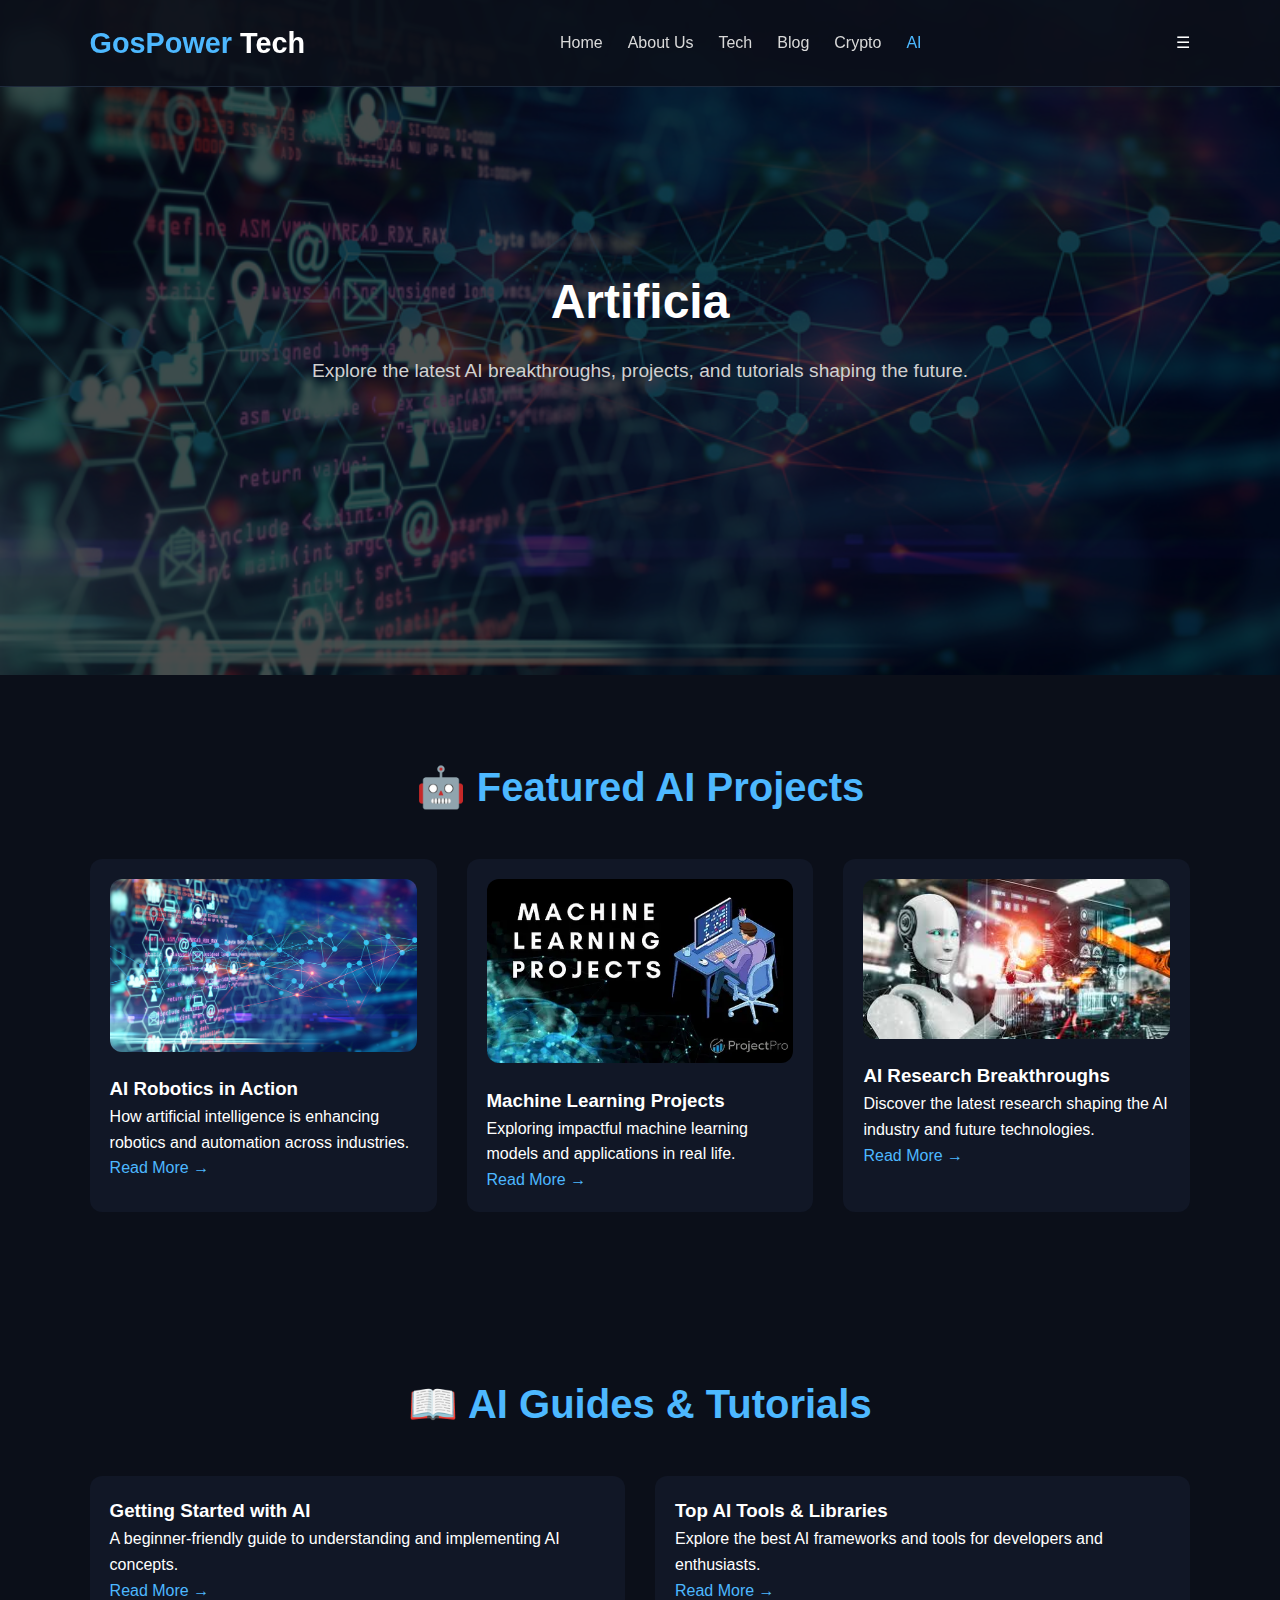
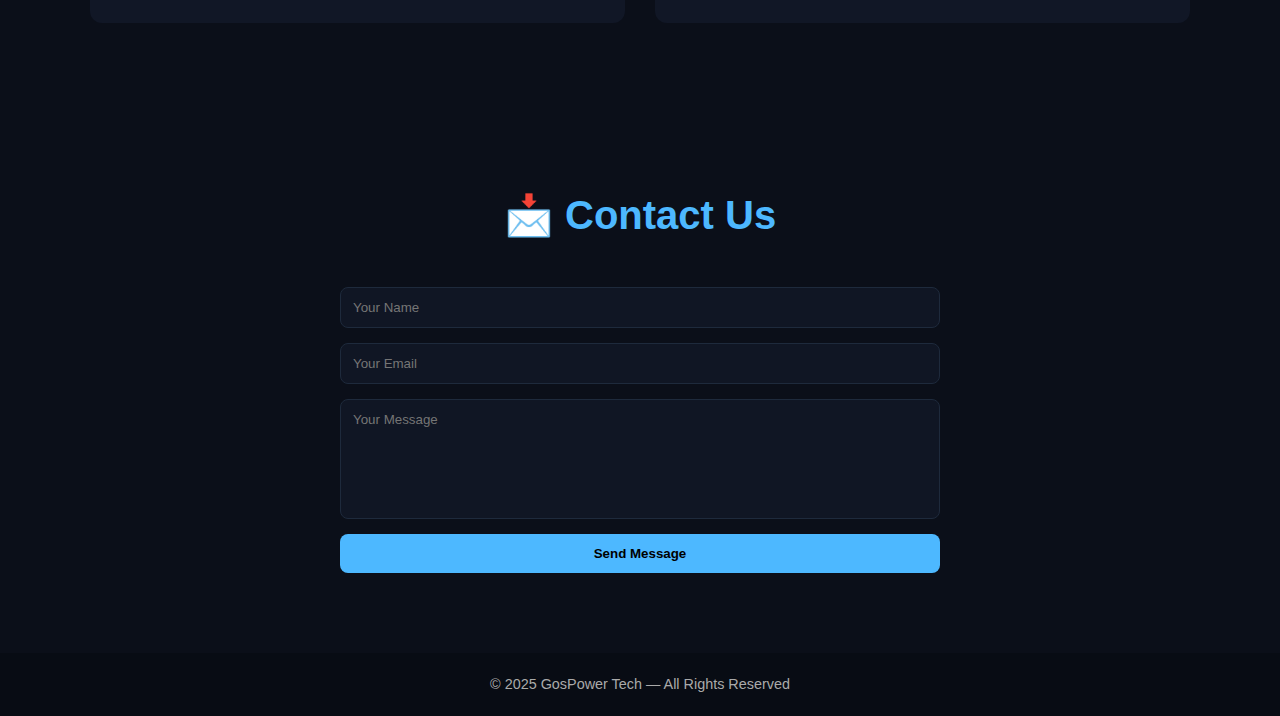
<file: day5_gsc_homepage/ai.html>
<!DOCTYPE html>
<html lang="en">
<head>
    <meta charset="UTF-8">
    <meta name="viewport" content="width=device-width, initial-scale=1.0">
    <title>AI — GosPower Tech</title>
    <link rel="stylesheet" href="style.css">
</head>
<body>
    <!-- HERO & NAVBAR -->
    <header class="hero" style="height:75vh; background:url('BTG_AI_1.jpg') center/cover no-repeat;">
        <div class="overlay"></div>
        <nav class="navbar">
            <div class="logo">GosPower <span>Tech</span></div>
            <ul>
                <li><a href="index.html">Home</a></li>
                <li><a href="about.html">About Us</a></li>
                <li><a href="tech.html">Tech</a></li>
                <li><a href="blog.html">Blog</a></li>
                <li><a href="crypto.html">Crypto</a></li>
                <li><a href="ai.html" class="active">AI</a></li>
            </ul>
        </nav>
        <div class="hero-content">
            <h1>Artificial Intelligence Insights</h1>
            <p>Explore the latest AI breakthroughs, projects, and tutorials shaping the future.</p>
        </div>
    </header>

    <!-- AI PROJECTS -->
    <section class="section trending">
        <h2 class="section-title">🤖 Featured AI Projects</h2>
        <div class="grid">
            <article class="card">
                <img src="BTG_AI_1.jpg" alt="AI Robotics" />
                <h3>AI Robotics in Action</h3>
                <p>How artificial intelligence is enhancing robotics and automation across industries.</p>
                <a href="#" class="read">Read More →</a>
            </article>
            <article class="card">
                <img src="machine_learning_projects.webp" alt="Machine Learning" />
                <h3>Machine Learning Projects</h3>
                <p>Exploring impactful machine learning models and applications in real life.</p>
                <a href="#" class="read">Read More →</a>
            </article>
            <article class="card">
                <img src="images5.jpg" alt="AI Research" />
                <h3>AI Research Breakthroughs</h3>
                <p>Discover the latest research shaping the AI industry and future technologies.</p>
                <a href="#" class="read">Read More →</a>
            </article>
        </div>
    </section>

    <!-- AI GUIDES -->
    <section class="section reviews">
        <h2 class="section-title">📖 AI Guides & Tutorials</h2>
        <div class="grid">
            <article class="card">
                <h3>Getting Started with AI</h3>
                <p>A beginner-friendly guide to understanding and implementing AI concepts.</p>
                <a href="#" class="read">Read More →</a>
            </article>
            <article class="card">
                <h3>Top AI Tools & Libraries</h3>
                <p>Explore the best AI frameworks and tools for developers and enthusiasts.</p>
                <a href="#" class="read">Read More →</a>
            </article>
        </div>
    </section>

    <!-- CONTACT -->
    <section id="contact" class="section contact">
        <h2 class="section-title">📩 Contact Us</h2>
        <form class="contact-form">
            <input type="text" placeholder="Your Name" required />
            <input type="email" placeholder="Your Email" required />
            <textarea placeholder="Your Message" required></textarea>
            <button type="submit" class="btn">Send Message</button>
        </form>
    </section>

    <footer class="footer">
        <p>© 2025 GosPower Tech — All Rights Reserved</p>
    </footer>

    <script src="script.js"></script>
</body>
</html>
</file>
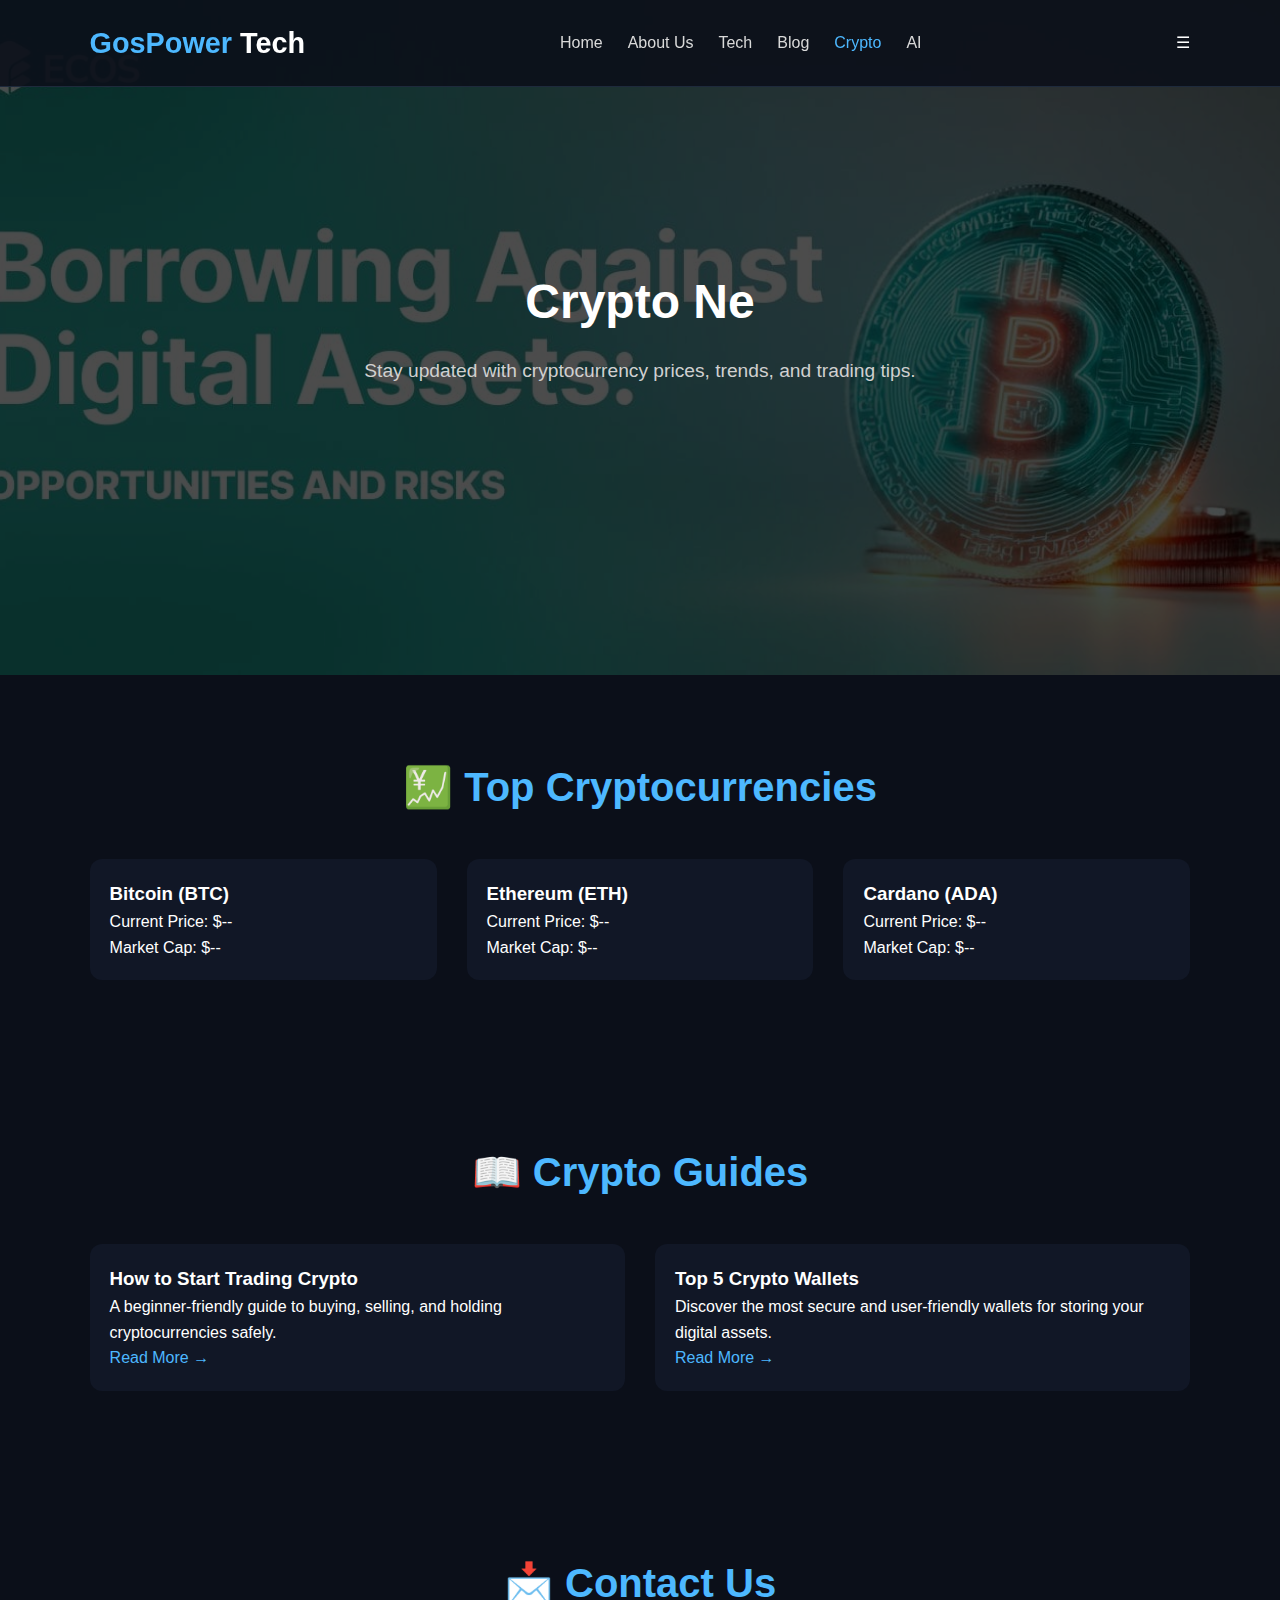
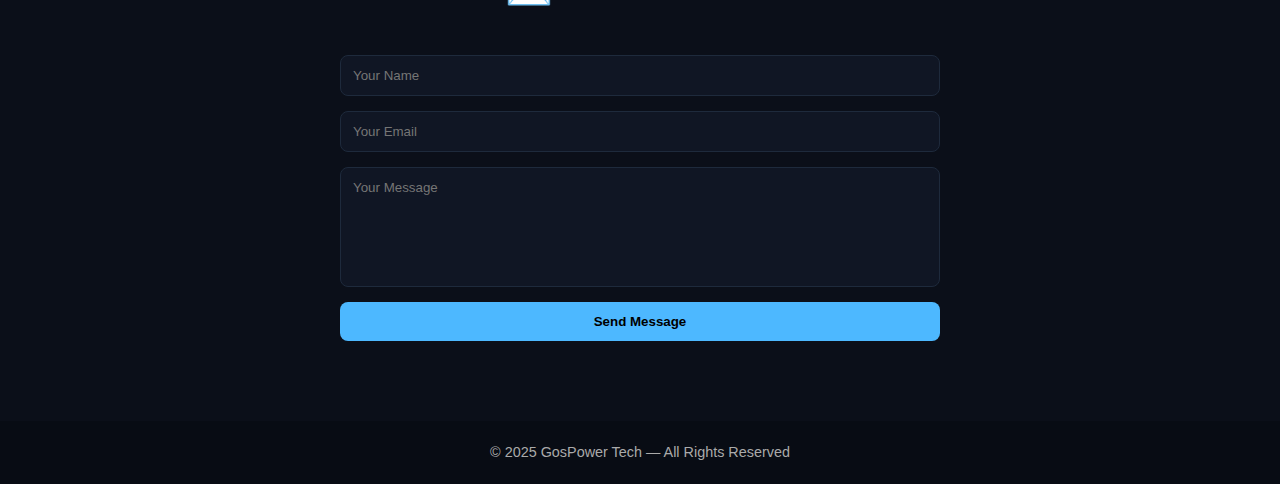
<file: day5_gsc_homepage/crypto.html>
<!DOCTYPE html>
<html lang="en">
<head>
    <meta charset="UTF-8">
    <meta name="viewport" content="width=device-width, initial-scale=1.0">
    <title>Crypto — GosPower Tech</title>
    <link rel="stylesheet" href="style.css">
</head>
<body>
    <!-- HERO & NAVBAR -->
    <header class="hero" style="height:75vh; background:url('lil\ g.jpg') center/cover no-repeat;">
        <div class="overlay"></div>
        <nav class="navbar">
            <div class="logo">GosPower <span>Tech</span></div>
            <ul>
                <li><a href="index.html">Home</a></li>
                <li><a href="about.html">About Us</a></li>
                <li><a href="tech.html">Tech</a></li>
                <li><a href="blog.html">Blog</a></li>
                <li><a href="crypto.html" class="active">Crypto</a></li>
                <li><a href="ai.html">AI</a></li>
            </ul>
        </nav>
        <div class="hero-content">
            <h1>Crypto News & Insights</h1>
            <p>Stay updated with cryptocurrency prices, trends, and trading tips.</p>
        </div>
    </header>

    <!-- CRYPTO DASHBOARD -->
    <section class="section trending">
        <h2 class="section-title">💹 Top Cryptocurrencies</h2>
        <div class="grid">
            <div class="card">
                <h3>Bitcoin (BTC)</h3>
                <p>Current Price: $<span id="btc-price">--</span></p>
                <p>Market Cap: $<span id="btc-market">--</span></p>
            </div>
            <div class="card">
                <h3>Ethereum (ETH)</h3>
                <p>Current Price: $<span id="eth-price">--</span></p>
                <p>Market Cap: $<span id="eth-market">--</span></p>
            </div>
            <div class="card">
                <h3>Cardano (ADA)</h3>
                <p>Current Price: $<span id="ada-price">--</span></p>
                <p>Market Cap: $<span id="ada-market">--</span></p>
            </div>
        </div>
    </section>

    <!-- CRYPTO GUIDES -->
    <section class="section reviews">
        <h2 class="section-title">📖 Crypto Guides</h2>
        <div class="grid">
            <article class="card">
                <h3>How to Start Trading Crypto</h3>
                <p>A beginner-friendly guide to buying, selling, and holding cryptocurrencies safely.</p>
                <a href="#" class="read">Read More →</a>
            </article>
            <article class="card">
                <h3>Top 5 Crypto Wallets</h3>
                <p>Discover the most secure and user-friendly wallets for storing your digital assets.</p>
                <a href="#" class="read">Read More →</a>
            </article>
        </div>
    </section>

    <!-- CONTACT -->
    <section id="contact" class="section contact">
        <h2 class="section-title">📩 Contact Us</h2>
        <form class="contact-form">
            <input type="text" placeholder="Your Name" required />
            <input type="email" placeholder="Your Email" required />
            <textarea placeholder="Your Message" required></textarea>
            <button type="submit" class="btn">Send Message</button>
        </form>
    </section>

    <footer class="footer">
        <p>© 2025 GosPower Tech — All Rights Reserved</p>
    </footer>

    <script src="script.js"></script>
</body>
</html>
</file>
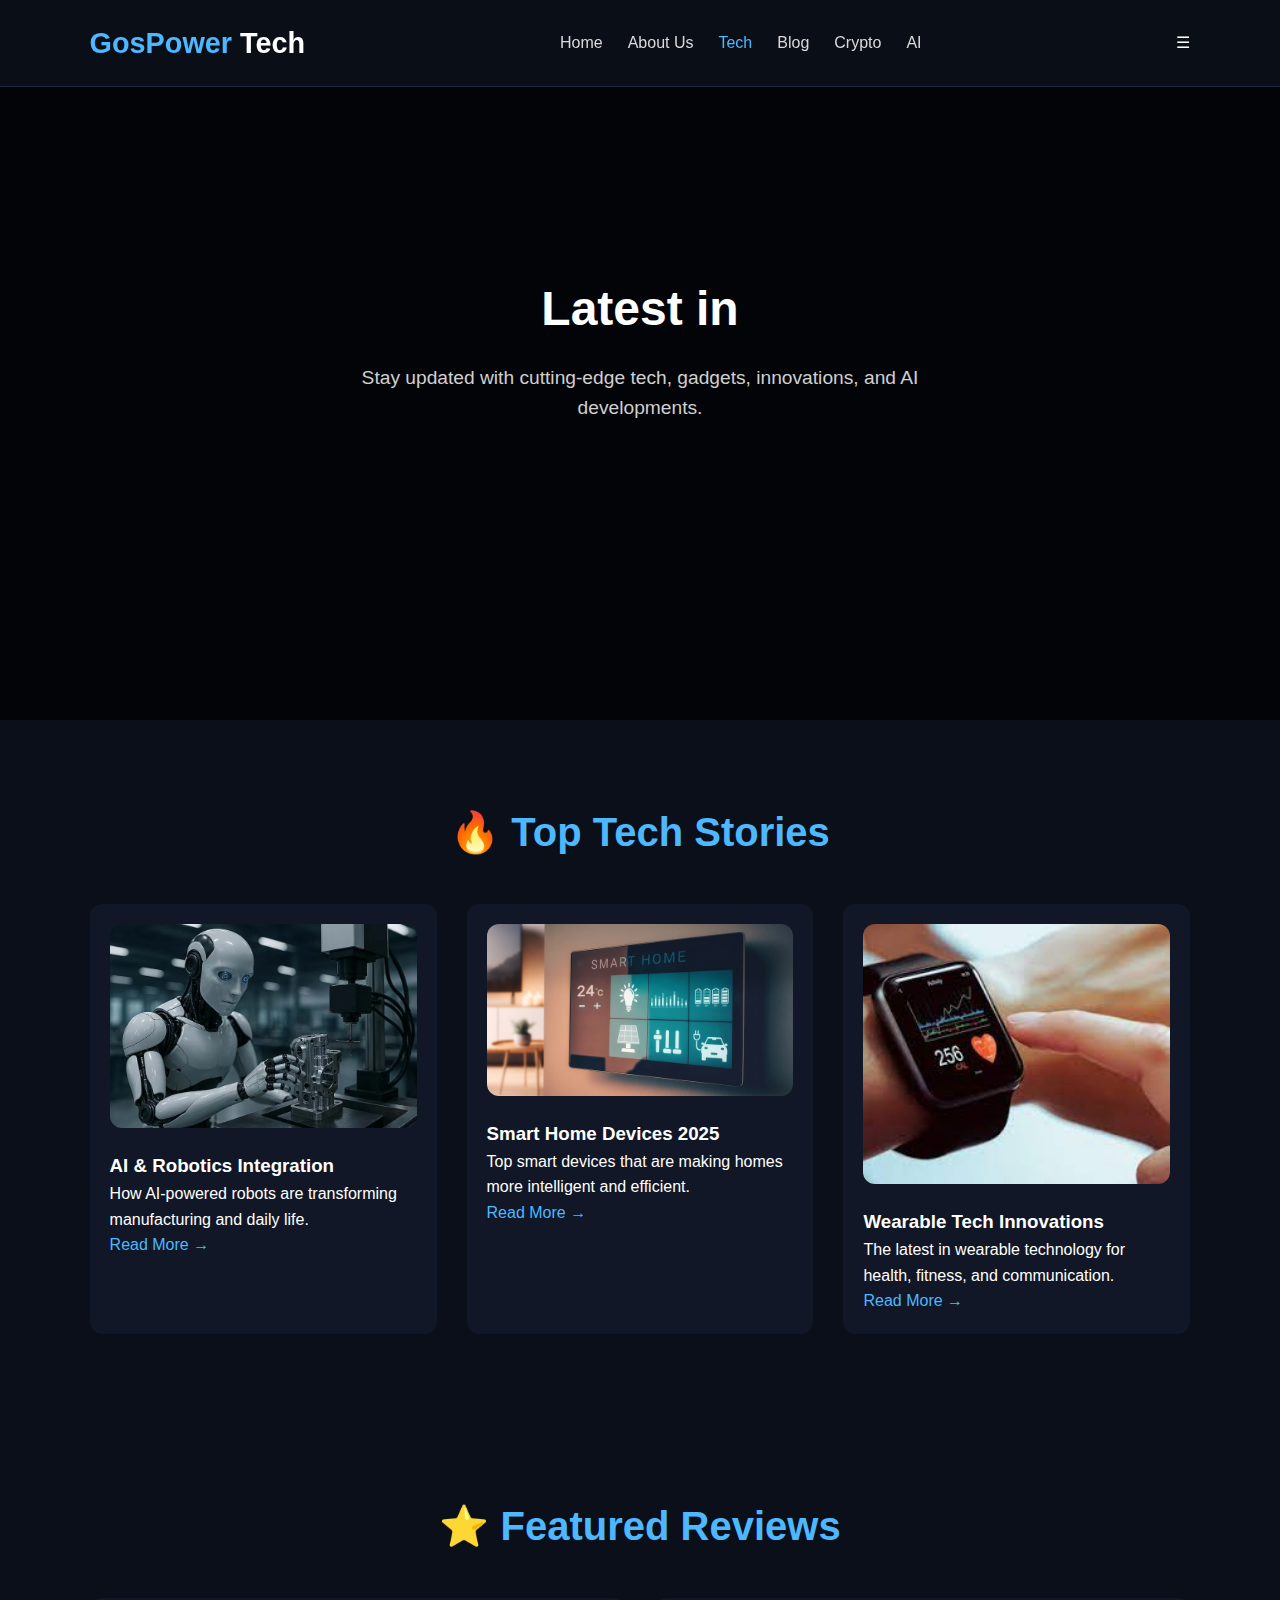
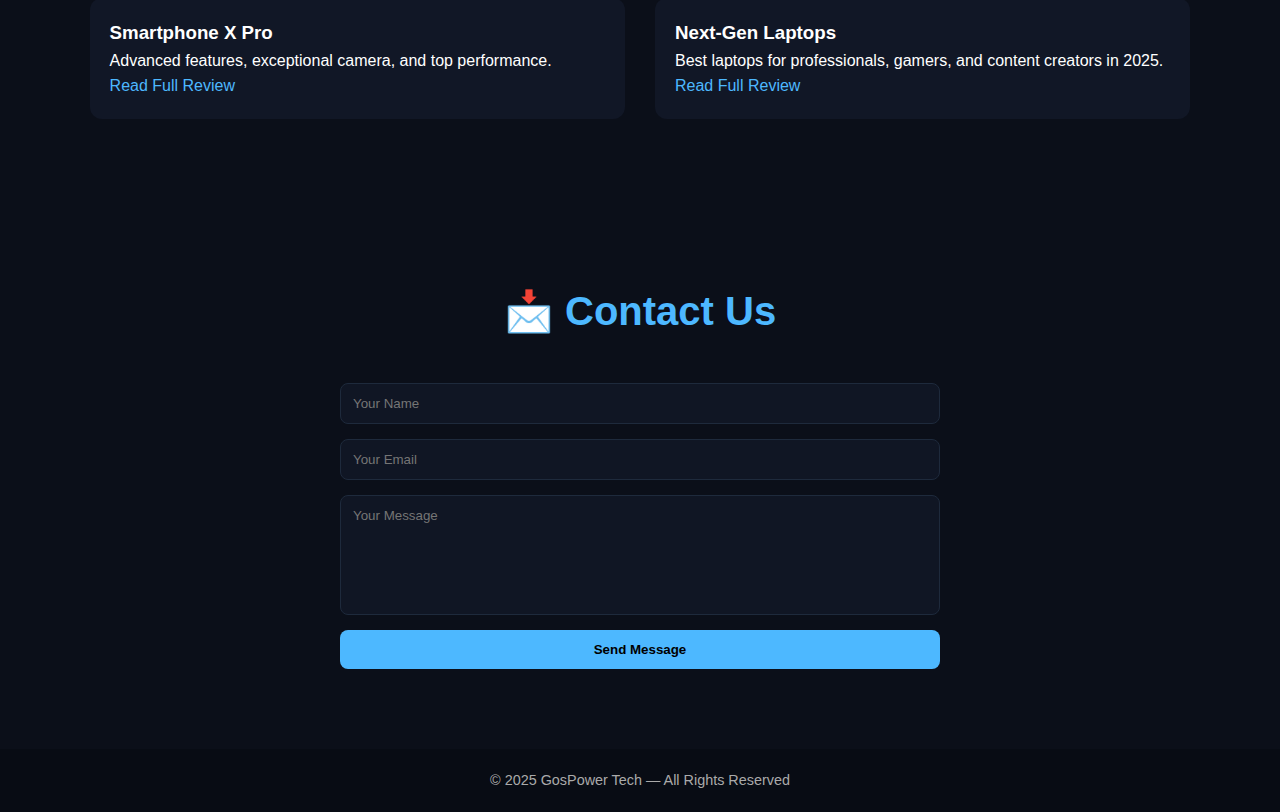
<file: day5_gsc_homepage/tech.html>
<!DOCTYPE html>
<html lang="en">
<head>
    <meta charset="UTF-8">
    <meta name="viewport" content="width=device-width, initial-scale=1.0">
    <title>Tech News — GosPower Tech</title>
    <link rel="stylesheet" href="style.css">
</head>
<body>
    <!-- HERO & NAVBAR -->
    <header class="hero" style="height:80vh;">
        <div class="overlay"></div>
        <nav class="navbar">
            <div class="logo">GosPower <span>Tech</span></div>
            <ul>
                <li><a href="index.html">Home</a></li>
                <li><a href="about.html">About Us</a></li>
                <li><a href="tech.html" class="active">Tech</a></li>
                <li><a href="blog.html">Blog</a></li>
                <li><a href="crypto.html">Crypto</a></li>
                <li><a href="ai.html">AI</a></li>
            </ul>
        </nav>
        <div class="hero-content">
            <h1>Latest in Technology</h1>
            <p>Stay updated with cutting-edge tech, gadgets, innovations, and AI developments.</p>
        </div>
    </header>

    <!-- TECH NEWS GRID -->
    <section class="section trending">
        <h2 class="section-title">🔥 Top Tech Stories</h2>
        <div class="grid">
            <article class="card">
                <img src="power.png" alt="AI Robotics" />
                <h3>AI & Robotics Integration</h3>
                <p>How AI-powered robots are transforming manufacturing and daily life.</p>
                <a href="#" class="read">Read More →</a>
            </article>
            <article class="card">
                <img src="methodology-how-we-made-our-choices-1715114616.jpg" alt="Smart Devices" />
                <h3>Smart Home Devices 2025</h3>
                <p>Top smart devices that are making homes more intelligent and efficient.</p>
                <a href="#" class="read">Read More →</a>
            </article>
            <article class="card">
                <img src="images.jpg" alt="Wearable Tech" />
                <h3>Wearable Tech Innovations</h3>
                <p>The latest in wearable technology for health, fitness, and communication.</p>
                <a href="#" class="read">Read More →</a>
            </article>
        </div>
    </section>

    <!-- FEATURED TECH REVIEWS -->
    <section class="section reviews">
        <h2 class="section-title">⭐ Featured Reviews</h2>
        <div class="grid">
            <article class="card">
                <h3>Smartphone X Pro</h3>
                <p>Advanced features, exceptional camera, and top performance.</p>
                <a href="#" class="read">Read Full Review</a>
            </article>
            <article class="card">
                <h3>Next-Gen Laptops</h3>
                <p>Best laptops for professionals, gamers, and content creators in 2025.</p>
                <a href="#" class="read">Read Full Review</a>
            </article>
        </div>
    </section>

    <!-- CONTACT -->
    <section id="contact" class="section contact">
        <h2 class="section-title">📩 Contact Us</h2>
        <form class="contact-form">
            <input type="text" placeholder="Your Name" required />
            <input type="email" placeholder="Your Email" required />
            <textarea placeholder="Your Message" required></textarea>
            <button type="submit" class="btn">Send Message</button>
        </form>
    </section>

    <footer class="footer">
        <p>© 2025 GosPower Tech — All Rights Reserved</p>
    </footer>

    <script src="script.js"></script>
</body>
</html>
</file>
<file: day5_gsc_homepage/style.css>
/* ------------------------------
   GLOBAL STYLES
--------------------------------*/
*{
    margin:0;
    padding:0;
    box-sizing:border-box;
    font-family: 'Poppins', sans-serif;
}
body{
    background:#0b0f19;
    color:#fff;
    line-height:1.6;
}

h1,h2,h3{
    font-weight:600;
}

.section{
    padding:80px 7%;
}
.section-title{
    font-size:2.5rem;
    margin-bottom:40px;
    text-align:center;
    color:#4db8ff;
}

/* ------------------------------
   NAVBAR & HERO
--------------------------------*/
.navbar{
    width:100%;
    padding:20px 7%;
    display:flex;
    justify-content:space-between;
    align-items:center;
    position:fixed;
    top:0;
    background:rgba(11,15,25,.9);
    z-index:99;
    border-bottom:1px solid #1e2a3c;
}
.navbar .logo{
    font-size:1.8rem;
    font-weight:700;
    color:#4db8ff;
}
.navbar .logo span{
    color:#fff;
}
.navbar ul{
    display:flex;
    gap:25px;
    list-style:none;
}
.navbar ul li a{
    color:#d9d9d9;
    text-decoration:none;
    font-size:1rem;
    transition:.3s;
}
.navbar ul li a:hover,
.navbar ul li a.active{
    color:#4db8ff;
}

.hero{
    height:100vh;
    background:url('https://images.unsplash.com/photo-1518770660439-4636190af475') center/cover no-repeat;
    position:relative;
    display:flex;
    align-items:center;
    justify-content:center;
}
.hero .overlay{
    position:absolute;
    top:0;
    left:0;
    width:100%;
    height:100%;
    background:rgba(0,0,0,.7);
}
.hero-content{
    position:relative;
    text-align:center;
    max-width:700px;
    padding:20px;
}
.hero-content h1{
    font-size:3.2rem;
    margin-bottom:15px;
}
.hero-content p{
    font-size:1.2rem;
    margin-bottom:25px;
    color:#d0d0d0;
}
.btn{
    display:inline-block;
    padding:12px 28px;
    background:#4db8ff;
    border-radius:8px;
    color:#000;
    font-weight:600;
    text-decoration:none;
    transition:.3s;
}
.btn:hover{
    background:#79ccff;
}

/* ------------------------------
   GRID SECTIONS
--------------------------------*/
.grid{
    display:grid;
    grid-template-columns:repeat(auto-fit, minmax(280px, 1fr));
    gap:30px;
}
.card{
    background:#111726;
    padding:20px;
    border-radius:12px;
    transition:.3s;
}
.card img{
    width:100%;
    border-radius:12px;
    margin-bottom:15px;
}
.card:hover{
    transform:translateY(-8px);
    box-shadow:0 0 18px rgba(77,184,255,.3);
}
.read{
    color:#4db8ff;
    text-decoration:none;
    font-weight:500;
}

/* ------------------------------
   CONTACT FORM
--------------------------------*/
.contact-form{
    max-width:600px;
    margin:0 auto;
    display:flex;
    flex-direction:column;
    gap:15px;
}
.contact-form input,
.contact-form textarea{
    width:100%;
    padding:12px;
    border-radius:8px;
    background:#101624;
    border:1px solid #1e2a3c;
    color:#fff;
}
.contact-form textarea{
    height:120px;
    resize:none;
}
.contact-form button{
    border:none;
    cursor:pointer;
}

/* ------------------------------
   FOOTER
--------------------------------*/
.footer{
    text-align:center;
    padding:20px;
    font-size:.9rem;
    background:#080c14;
    color:#aaa;
}

/* ------------------------------
   RESPONSIVE
--------------------------------*/
@media(max-width:768px){
    .navbar ul{
        flex-direction:column;
        background:rgba(11,15,25,.95);
        position:absolute;
        top:70px;
        right:0;
        width:200px;
        display:none;
        padding:20px;
        border-radius:8px;
    }
    .navbar ul.show{
        display:flex;
    }
}

/* ------------------------------
   GLOBAL STYLES
--------------------------------*/
* {
    margin: 0;
    padding: 0;
    box-sizing: border-box;
    font-family: 'Poppins', sans-serif;
}
body {
    background: #0b0f19;
    color: #fff;
    line-height: 1.6;
}

h1,h2,h3 {
    font-weight: 600;
}

.section {
    padding: 80px 7%;
}
.section-title {
    font-size: 2.5rem;
    margin-bottom: 40px;
    text-align: center;
    color: #4db8ff;
}

/* ------------------------------
   NAVBAR & HERO
--------------------------------*/
.navbar {
    width: 100%;
    padding: 20px 7%;
    display: flex;
    justify-content: space-between;
    align-items: center;
    position: fixed;
    top: 0;
    background: rgba(11,15,25,.9);
    z-index: 99;
    border-bottom: 1px solid #1e2a3c;
}
.navbar .logo {
    font-size: 1.8rem;
    font-weight: 700;
    color: #4db8ff;
}
.navbar .logo span {
    color: #fff;
}
.navbar ul {
    display: flex;
    gap: 25px;
    list-style: none;
}
.navbar ul li a {
    color: #d9d9d9;
    text-decoration: none;
    font-size: 1rem;
    transition: .3s;
}
.navbar ul li a:hover,
.navbar ul li a.active {
    color: #4db8ff;
}

.hero {
    height: 80vh;
    background: url('https://images.unsplash.com/photo-1518770660439-4636190af475') center/cover no-repeat;
    position: relative;
    display: flex;
    align-items: center;
    justify-content: center;
}
.hero .overlay {
    position: absolute;
    top: 0;
    left: 0;
    width: 100%;
    height: 100%;
    background: rgba(0,0,0,.7);
}
.hero-content {
    position: relative;
    text-align: center;
    max-width: 700px;
    padding: 20px;
}
.hero-content h1 {
    font-size: 3rem;
    margin-bottom: 15px;
}
.hero-content p {
    font-size: 1.2rem;
    margin-bottom: 25px;
    color: #d0d0d0;
}
.btn {
    display: inline-block;
    padding: 12px 28px;
    background: #4db8ff;
    border-radius: 8px;
    color: #000;
    font-weight: 600;
    text-decoration: none;
    transition: .3s;
}
.btn:hover {
    background: #79ccff;
}

/* ------------------------------
   GRID & CARDS
--------------------------------*/
.grid {
    display: grid;
    grid-template-columns: repeat(auto-fit, minmax(280px, 1fr));
    gap: 30px;
}
.card {
    background: #111726;
    padding: 20px;
    border-radius: 12px;
    transition: .3s;
}
.card img {
    width: 100%;
    border-radius: 12px;
    margin-bottom: 15px;
}
.card:hover {
    transform: translateY(-8px);
    box-shadow: 0 0 18px rgba(77,184,255,.3);
}
.read {
    color: #4db8ff;
    text-decoration: none;
    font-weight: 500;
}

/* ------------------------------
   CONTACT FORM
--------------------------------*/
.contact-form {
    max-width: 600px;
    margin: 0 auto;
    display: flex;
    flex-direction: column;
    gap: 15px;
}
.contact-form input,
.contact-form textarea {
    width: 100%;
    padding: 12px;
    border-radius: 8px;
    background: #101624;
    border: 1px solid #1e2a3c;
    color: #fff;
}
.contact-form textarea {
    height: 120px;
    resize: none;
}
.contact-form button {
    border: none;
    cursor: pointer;
}

/* ------------------------------
   FOOTER
--------------------------------*/
.footer {
    text-align: center;
    padding: 20px;
    font-size: .9rem;
    background: #080c14;
    color: #aaa;
}

/* ------------------------------
   RESPONSIVE & MOBILE MENU
--------------------------------*/
@media(max-width:768px) {
    .navbar ul {
        flex-direction: column;
        background: rgba(11,15,25,.95);
        position: absolute;
        top: 70px;
        right: 0;
        width: 220px;
        display: none;
        padding: 20px;
        border-radius: 8px;
    }
    .navbar ul.show {
        display: flex;
    }
}
</file>
